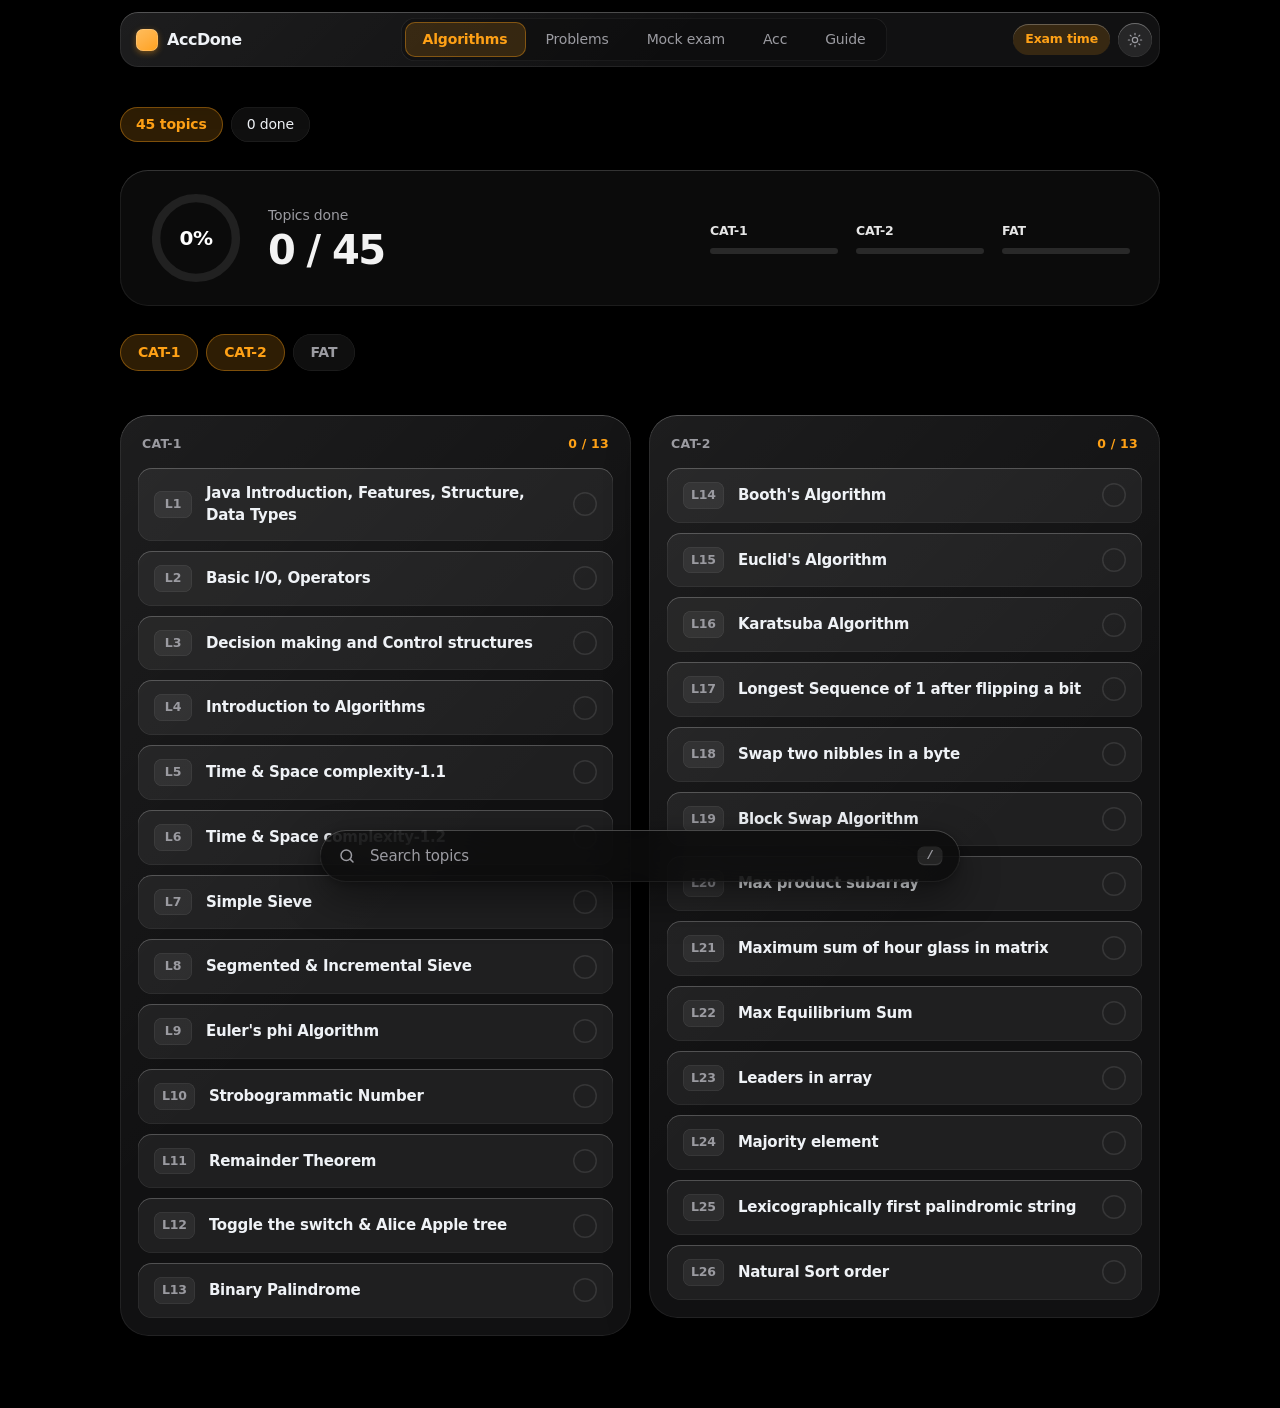
<file: index.html>
<!doctype html>
<html lang="en">
<head>
<meta charset="utf-8">
<meta name="viewport" content="width=device-width,initial-scale=1,viewport-fit=cover">
<meta name="theme-color" content="#f0f0f0" media="(prefers-color-scheme: light)">
<meta name="theme-color" content="#000000" media="(prefers-color-scheme: dark)">
<meta name="description" content="Personal algorithm practice: algorithms, problems and mock exam.">
<title>AccDone</title>
<link rel="icon" href="assets/favicon.svg" type="image/svg+xml">
<script>try{document.documentElement.dataset.theme=localStorage.getItem("acc-theme")||"dark"}catch(e){document.documentElement.dataset.theme="dark"}</script>
<link rel="stylesheet" href="assets/css/ambient.css">
<link rel="stylesheet" href="assets/css/app.css">
</head>
<body>
<div class="top"><div class="top-in">
  <span class="brand">AccDone</span>
  <nav class="nav" id="nav"></nav>
  <div class="rt"><span class="count" id="count"></span><button class="btn" id="theme" type="button" aria-label="Toggle theme" title="Toggle theme"><svg class="ic-sun" viewBox="0 0 24 24" width="16" height="16" fill="none" stroke="currentColor" stroke-width="1.8" stroke-linecap="round" aria-hidden="true"><circle cx="12" cy="12" r="4"/><path d="M12 2v2M12 20v2M4.9 4.9l1.4 1.4M17.7 17.7l1.4 1.4M2 12h2M20 12h2M4.9 19.1l1.4-1.4M17.7 6.3l1.4-1.4"/></svg><svg class="ic-moon" viewBox="0 0 24 24" width="16" height="16" fill="none" stroke="currentColor" stroke-width="1.8" stroke-linecap="round" stroke-linejoin="round" aria-hidden="true"><path d="M20 14.5A8 8 0 0 1 9.5 4a8 8 0 1 0 10.5 10.5z"/></svg></button></div>
</div></div>
<main id="view"></main>
<div class="finder" id="finder"><svg viewBox="0 0 24 24" width="18" height="18" fill="none" stroke="currentColor" stroke-width="2" stroke-linecap="round" aria-hidden="true"><circle cx="11" cy="11" r="7"/><path d="M20 20l-3.5-3.5"/></svg><input id="q" type="search" placeholder="Search topics" autocomplete="off" aria-label="Search topics"><kbd>/</kbd></div>

<script src="assets/js/data/algos.js"></script>
<script src="assets/js/data/problems.js"></script>
<script src="assets/js/app.js"></script>
</body>
</html>
</file>
<file: assets/css/ambient.css>
/* Shared by both pages: translucent pane tokens. */

:root {
  --pane: rgba(255,255,255,.58); --pane-hi: rgba(255,255,255,.34);
  --pane-in: rgba(255,255,255,.4); --inset: rgba(0,0,0,.045);
  --pane-edge: inset 0 1px 0 rgba(255,255,255,.75), inset 0 0 0 1px rgba(255,255,255,.32), 0 12px 34px rgba(30,30,60,.10), 0 2px 6px rgba(30,30,60,.06);
  --blur: blur(26px) saturate(170%);
  }
@media (prefers-color-scheme: dark) {
  :root:not([data-theme="light"]) {
    --pane: rgba(22,22,24,.78); --pane-hi: rgba(255,255,255,.05);
    --pane-in: rgba(255,255,255,.06); --inset: rgba(0,0,0,.22);
    --pane-edge: inset 0 1px 0 rgba(255,255,255,.18), inset 0 0 0 1px rgba(255,255,255,.07), 0 16px 42px rgba(0,0,0,.42), 0 2px 8px rgba(0,0,0,.26);
  }
}
:root[data-theme="dark"] {
  --pane: rgba(22,22,24,.78); --pane-hi: rgba(255,255,255,.05);
  --pane-in: rgba(255,255,255,.06); --inset: rgba(0,0,0,.22);
  --pane-edge: inset 0 1px 0 rgba(255,255,255,.18), inset 0 0 0 1px rgba(255,255,255,.07), 0 16px 42px rgba(0,0,0,.42), 0 2px 8px rgba(0,0,0,.26);
}
</file>
<file: assets/css/app.css>
/* AccDone design system. Quiet, system-native, content first.
   Type: SF Pro via the system stack. Surfaces: grouped, hairline-separated. One accent (system blue). */
:root {
  --bg:#f0f0f0; --panel:#ffffff; --side:#fafafa; --line:rgba(0,0,0,.09); --fg:#262626; --muted:#7a7a7a; --hover:rgba(0,0,0,.045);
  --accent:#ffa116; --accent-fg:#1a1a1a; --green:#2cbb5d; --good:#1f9d4d; --warn:#c98500; --bad:#ef4743; --bubble:rgba(0,0,0,.045);
  --fill:rgba(120,120,128,.12); --bar:rgba(245,245,247,.72); --shadow:0 1px 2px rgba(0,0,0,.04),0 8px 28px rgba(0,0,0,.06);
  --kw:#0e7c86; --str:#b4337a; --fn:#b35a1f; --num:#8f6400; --ty:#1d62b8; --cm:#8e8e93; --pm:#3b3b40;
  --easy:#00a28f; --med:#d99100; --hard:#ff375f;
  --font-ui:-apple-system,BlinkMacSystemFont,"SF Pro Text","SF Pro Display","Segoe UI",Roboto,system-ui,sans-serif;
  --font-code:ui-monospace,"SF Mono",SFMono-Regular,Menlo,Consolas,monospace;
  --r:18px; --spring:cubic-bezier(.32,.72,0,1);
}
:root[data-theme="dark"] {
  --bg:#000000; --panel:#141414; --side:#0c0c0c; --line:rgba(255,255,255,.1); --fg:#eff2f6; --muted:#9b9ba1; --hover:rgba(255,255,255,.06);
  --accent:#ffa116; --accent-fg:#1a1a1a; --green:#2cbb5d; --good:#2cbb5d; --warn:#ffc01e; --bad:#ef4743; --bubble:rgba(255,255,255,.07);
  --fill:rgba(255,255,255,.09); --bar:rgba(12,12,12,.82); --shadow:0 1px 2px rgba(0,0,0,.4),0 12px 32px rgba(0,0,0,.45);
  --kw:#82d2ce; --str:#e394dc; --fn:#efb080; --num:#ebc88d; --ty:#87c3ff; --cm:#6e6e73; --pm:#d1d1d6;
  --easy:#00b8a3; --med:#ffb800; --hard:#ff375f; color-scheme:dark;
}
*{box-sizing:border-box}
html{-webkit-text-size-adjust:100%}
body{margin:0;background:var(--bg);color:var(--fg);font:15px/1.5 var(--font-ui);letter-spacing:-.011em;-webkit-font-smoothing:antialiased;
  padding:0 max(20px,env(safe-area-inset-left,0px)) 72px max(20px,env(safe-area-inset-left,0px))}
button,select,input,textarea{font:inherit;color:inherit;letter-spacing:inherit}
button{cursor:pointer;-webkit-tap-highlight-color:transparent}
:focus-visible{outline:3px solid color-mix(in srgb,var(--accent) 55%,transparent);outline-offset:2px;border-radius:8px}
p{margin:0} code{font-family:var(--font-code);font-size:.9em;background:var(--fill);padding:1px 6px;border-radius:6px}

/* navigation: floating bar with a segmented control; slides away on scroll down, returns on scroll up */
.top{transition:transform .4s cubic-bezier(.32,.72,0,1)} .top.hide{transform:translateY(-130%)}
@media (prefers-reduced-motion:reduce){.top{transition:none}}
.top{position:sticky;top:env(safe-area-inset-top,0px);z-index:10;margin:0 calc(-1*max(20px,env(safe-area-inset-left,0px)));padding:12px max(20px,env(safe-area-inset-left,0px)) 4px}
.top-in{display:grid;grid-template-columns:1fr auto 1fr;gap:14px;align-items:center;max-width:1040px;margin:0 auto;padding:8px 10px 8px 18px;border-radius:22px;
  background:var(--bar);-webkit-backdrop-filter:saturate(180%) blur(28px);backdrop-filter:saturate(180%) blur(28px);border:.5px solid var(--line);box-shadow:var(--shadow)}
body:has(.ws) .top-in{max-width:1320px}
.brand{display:flex;align-items:center;gap:9px;font-weight:650;font-size:17px;letter-spacing:-.03em;color:var(--fg);width:max-content}
.brand::before{content:"";width:22px;height:22px;border-radius:7px;background:linear-gradient(145deg,color-mix(in srgb,var(--accent) 70%,#fff),var(--accent));box-shadow:inset 0 0 0 .5px rgba(255,255,255,.35),0 2px 6px color-mix(in srgb,var(--accent) 40%,transparent)}
.nav{position:relative;display:flex;gap:0;padding:3px;border-radius:12px;background:var(--fill)}
.nav button{position:relative;z-index:1;background:none;border:0;padding:6px 16px;border-radius:9px;color:var(--muted);font-size:13.5px;font-weight:500;white-space:nowrap}
.nav button:hover{color:var(--fg)} .nav button[aria-current="true"]{color:var(--fg);font-weight:600}
.ind{position:absolute;top:3px;bottom:3px;left:0;width:0;border-radius:9px;background:var(--panel);box-shadow:0 1px 3px rgba(0,0,0,.14),0 0 0 .5px rgba(0,0,0,.04);pointer-events:none}
:root[data-theme="dark"] .ind{background:#3e3e3e}
.nav.ready .ind{transition:transform .38s var(--spring),width .38s var(--spring)}
.rt{display:flex;justify-content:flex-end;align-items:center;gap:8px}
.count{font-size:12.5px;font-weight:600;padding:6px 12px;border-radius:999px;color:#b86e00;background:color-mix(in srgb,var(--accent) 12%,transparent);white-space:nowrap;font-variant-numeric:tabular-nums}
.count:empty{display:none}
[data-theme="dark"] .count,[data-theme="dark"] .hero .eyebrow{color:var(--accent)}
#theme{display:grid;place-items:center;width:32px;height:32px;padding:0;border-radius:50%;background:var(--fill);color:var(--muted)}
#theme:hover{color:var(--fg)} .ic-sun{display:none} :root[data-theme="dark"] .ic-sun{display:block} :root[data-theme="dark"] .ic-moon{display:none}

main{max-width:1040px;margin:0 auto;padding-top:36px;display:flex;flex-direction:column;gap:28px}
#view:has(.ws){max-width:1320px}
h1{font-size:34px;line-height:1.1;font-weight:700;letter-spacing:-.035em;margin:0}
h2{font-size:12.5px;font-weight:600;letter-spacing:.02em;text-transform:uppercase;color:var(--muted);margin:0 0 12px}
.lead{color:var(--muted);font-size:17px;line-height:1.45;max-width:58ch;letter-spacing:-.016em}
.row{display:flex;gap:10px;flex-wrap:wrap;align-items:center} .sp{flex:1}
.muted{color:var(--muted)} .good{color:var(--good)} .bad{color:var(--bad)}

/* controls */
.btn{background:var(--fill);border:0;border-radius:999px;padding:8px 18px;font-weight:500;font-size:14px;transition:transform .2s var(--spring),background .15s,filter .15s}
.btn:hover{background:color-mix(in srgb,var(--fill) 70%,var(--fg) 8%)} .btn:active{transform:scale(.96)}
.btn.pri{background:var(--green);color:#fff;font-weight:600} .btn.pri:hover{filter:brightness(1.08)}

.btn[disabled]{opacity:.45;cursor:not-allowed;transform:none}
.sel,.inp{background:var(--fill);border:0;border-radius:10px;padding:8px 12px;min-height:34px}
.sel{appearance:none;-webkit-appearance:none;padding-right:30px;background-image:url("data:image/svg+xml,%3Csvg xmlns='http://www.w3.org/2000/svg' width='10' height='6'%3E%3Cpath d='M1 1l4 4 4-4' fill='none' stroke='%238e8e93' stroke-width='1.6' stroke-linecap='round'/%3E%3C/svg%3E");background-repeat:no-repeat;background-position:right 12px center}
.sel option{background:var(--panel);color:var(--fg)}

/* surfaces */
.card{background:var(--panel);border-radius:var(--r);padding:22px;min-width:0;box-shadow:0 0 0 .5px var(--line)}
.hero{display:grid;grid-template-columns:1fr auto;gap:28px;align-items:center;padding:30px 32px;border-radius:26px;background:var(--panel);box-shadow:0 0 0 .5px var(--line),var(--shadow);position:relative;overflow:hidden}
.hero::after{content:"";position:absolute;inset:-40% -10% auto auto;width:420px;height:420px;background:radial-gradient(closest-side,color-mix(in srgb,var(--accent) 16%,transparent),transparent);pointer-events:none}
.hero .eyebrow{font-size:13px;font-weight:600;color:#b86e00;margin-bottom:6px}
.hero .big{font-size:clamp(44px,8vw,72px);line-height:1;font-weight:700;letter-spacing:-.045em;font-variant-numeric:tabular-nums}
.hero .sub{color:var(--muted);margin-top:10px;font-size:15px}
.ring{position:relative;width:132px;height:132px;flex:none}
.ring svg{width:100%;height:100%;transform:rotate(-90deg)}
.ring circle{fill:none;stroke-width:11;stroke-linecap:round}
.ring .tk{stroke:var(--fill)} .ring .pg{stroke:var(--accent);transition:stroke-dashoffset .9s var(--spring)}
.ring b{position:absolute;inset:0;display:grid;place-items:center;font-size:28px;font-weight:650;letter-spacing:-.03em;font-variant-numeric:tabular-nums}
.ring span{position:absolute;left:0;right:0;bottom:30px;text-align:center;font-size:11px;color:var(--muted);font-weight:500}
.stats{display:grid;grid-template-columns:repeat(auto-fit,minmax(150px,1fr));gap:12px}
.stat{background:var(--panel);border-radius:var(--r);padding:18px 20px;box-shadow:0 0 0 .5px var(--line)}
.stat b{display:block;font-size:34px;line-height:1.1;font-weight:650;letter-spacing:-.035em;font-variant-numeric:tabular-nums}
.stat span{color:var(--muted);font-size:13px;font-weight:500}

/* inset grouped list */
.list{display:flex;flex-direction:column;background:var(--panel);border-radius:var(--r);overflow:hidden;box-shadow:0 0 0 .5px var(--line)}
.item{display:grid;grid-template-columns:minmax(0,1.6fr) minmax(0,1.1fr) auto auto;gap:16px;align-items:center;padding:14px 20px;position:relative;transition:background .15s}
.item+.item::before{content:"";position:absolute;top:0;left:20px;right:0;height:.5px;background:var(--line)}
.item:hover{background:var(--hover)}
.item .n{font-weight:600;letter-spacing:-.016em} .item .m{color:var(--muted);font-size:13px}
.pills{display:flex;width:max-content;justify-self:start;padding:2px;border-radius:9px;background:var(--fill);gap:0}
.pill{border:0;background:none;border-radius:7px;padding:4px 11px;font-size:12.5px;color:var(--muted);font-weight:500;transition:background .2s,color .2s,box-shadow .2s}
.pill:hover{color:var(--fg)}
.pill[aria-pressed="true"]{background:var(--panel);color:var(--fg);font-weight:600;box-shadow:0 1px 3px rgba(0,0,0,.14)}
:root[data-theme="dark"] .pill[aria-pressed="true"]{background:#3e3e3e}
.due{font-size:13px;white-space:nowrap} .due.now{color:var(--warn);font-weight:600}
.acts{display:flex;gap:6px} .acts .btn{padding:5px 14px;font-size:13px}
.dif{font-size:12.5px;font-weight:600;padding:3px 10px;border-radius:999px;justify-self:start;background:color-mix(in srgb,currentColor 12%,transparent)}
.dif.Easy{color:var(--easy)} .dif.Medium{color:var(--med)} .dif.Hard{color:var(--hard)}
.trow{display:flex;justify-content:space-between;align-items:center;gap:12px;padding:10px 0;border-top:.5px solid var(--line)}
.trow:first-of-type{border-top:0}

/* code */
.code{font-family:var(--font-code);font-size:12.5px;line-height:20px;background:var(--side);border-radius:12px;padding:14px 16px;overflow-x:auto;white-space:pre;margin:0;color:var(--pm);box-shadow:inset 0 0 0 .5px var(--line)}
.code code{font:inherit;background:none;padding:0}
.hljs-keyword,.hljs-literal{color:var(--kw)} .hljs-built_in,.hljs-type,.hljs-title.class_{color:var(--ty)}
.hljs-title.function_{color:var(--fn)} .hljs-string{color:var(--str)} .hljs-number{color:var(--num)} .hljs-comment{color:var(--cm);font-style:italic}
.edbox{display:flex;height:400px;background:var(--side);border-radius:var(--r);overflow:hidden;box-shadow:inset 0 0 0 .5px var(--line);transition:box-shadow .25s}
.edbox:focus-within{box-shadow:inset 0 0 0 1.5px var(--accent),0 0 0 4px color-mix(in srgb,var(--accent) 18%,transparent)}
.ws .edbox{height:clamp(320px,54vh,560px)}
.egut{flex:none;width:50px;overflow:hidden;color:var(--cm);text-align:right;font-family:var(--font-code);font-size:13px;line-height:21px;user-select:none}
.egut div{padding:14px 12px 40px 0;white-space:pre}
.ebox{flex:1;min-width:0;position:relative}
.ehl,.eta{position:absolute;inset:0;margin:0;border:0;padding:14px 16px 40px 4px;font-family:var(--font-code);font-size:13px;line-height:21px;tab-size:4;white-space:pre;overflow:auto}
.ehl{overflow:hidden;pointer-events:none;color:var(--pm)} .ehl code{font:inherit;background:none;padding:0}
.eta{background:transparent;color:transparent;caret-color:var(--accent);resize:none;outline:none}
.eta::selection{background:color-mix(in srgb,var(--accent) 28%,transparent);color:transparent}

/* problem workspace */
.ws{display:grid;grid-template-columns:minmax(0,5fr) minmax(0,7fr);gap:18px;align-items:start}
.pl{background:var(--panel);border-radius:22px;padding:26px;display:flex;flex-direction:column;gap:14px;box-shadow:0 0 0 .5px var(--line)}
.pr{display:flex;flex-direction:column;gap:14px;min-width:0}
@media (min-width:901px){.pl{position:sticky;top:84px;max-height:calc(100vh - 104px);overflow:auto}}
#res h2{font-size:17px;font-weight:650;letter-spacing:-.02em;text-transform:none;color:inherit}
.tr{display:grid;grid-template-columns:22px 1fr;gap:8px;padding:8px 0;border-top:.5px solid var(--line)} .tr pre{margin:8px 0 0}
.note{background:var(--bubble);border-radius:14px;padding:12px 16px}
.grid2{display:grid;grid-template-columns:repeat(2,minmax(0,1fr));gap:16px}
.timer{font-family:var(--font-ui);font-size:44px;font-weight:600;letter-spacing:-.04em;font-variant-numeric:tabular-nums} .timer.low{color:var(--bad)}
.viva-q{font-size:20px;font-weight:600;max-width:60ch}
.chk{display:flex;flex-direction:column;gap:8px;margin:0;padding:0;list-style:none} .chk li{display:grid;grid-template-columns:22px 1fr;gap:8px}
.chk .ok{color:var(--good)} .chk .no{color:var(--bad)}
.ladder{font-family:var(--font-code);font-size:12.5px;line-height:26px;background:var(--side);border-radius:12px;padding:12px 16px;overflow-x:auto}
.ladder div{white-space:pre;display:flex;align-items:center}
.ladder input{font-family:var(--font-code);font-size:12.5px;background:var(--panel);border:.5px solid var(--line);border-radius:6px;padding:1px 6px;height:22px;outline:none;margin:1px 0}
.ladder input:focus{border-color:var(--accent)} .ladder input.good{border-color:var(--good)} .ladder input.bad{border-color:var(--bad)}
.bugline{display:flex;cursor:pointer;border-radius:6px;transition:background .15s} .bugline:hover{background:var(--hover)}
.bugline.pick{background:color-mix(in srgb,var(--bad) 16%,transparent)} .bugline.right{background:color-mix(in srgb,var(--good) 20%,transparent)}
.bugline .ln{width:34px;flex:none;color:var(--cm);text-align:right;padding-right:12px;user-select:none}
.ai{white-space:pre-wrap;overflow-wrap:anywhere}
.bars{display:flex;align-items:flex-end;gap:6px;height:78px}
.barcol{flex:1;display:flex;flex-direction:column;align-items:center;justify-content:flex-end;gap:4px;font-size:10.5px;color:var(--muted)}
.bar{width:100%;max-width:28px;background:var(--fill);border-radius:5px} .bar.on{background:var(--accent)}

/* motion: short, springy, and off for reduced-motion */
@keyframes rise{from{opacity:0;transform:translateY(10px)}to{opacity:1;transform:none}}
@keyframes pop{0%{transform:scale(.4);opacity:0}70%{transform:scale(1.2)}100%{transform:scale(1);opacity:1}}
@keyframes shake{20%,60%{transform:translateX(-6px)}40%,80%{transform:translateX(6px)}}
@keyframes pulse{50%{opacity:.45}}
@keyframes fly{to{transform:translate(var(--x),var(--y)) rotate(var(--r));opacity:0}}
.confetti{position:fixed;left:50%;top:38%;width:8px;height:12px;border-radius:2px;pointer-events:none;z-index:50;animation:fly 1.1s cubic-bezier(.1,.7,.3,1) forwards}
@media (prefers-reduced-motion:no-preference){
  #view.enter>*{animation:rise .45s var(--spring) both}
  #view.enter>:nth-child(2){animation-delay:.04s} #view.enter>:nth-child(3){animation-delay:.08s} #view.enter>:nth-child(4){animation-delay:.12s} #view.enter>:nth-child(n+5){animation-delay:.16s}
  .timer.low{animation:pulse 1s infinite}
  .chk .ok,.tr>.good{display:inline-block;animation:pop .4s both}
  #res:not([hidden]),#sb:not([hidden]),#hb:not([hidden]),#hintbox:not([hidden]),#fb:not([hidden]){animation:rise .3s var(--spring) both}
  #res.shake{animation:shake .4s}
}
@media (max-width:900px){.ws{grid-template-columns:minmax(0,1fr)}}
@media (max-width:760px){
  .top-in{grid-template-columns:1fr auto;padding:8px 10px 8px 14px} .nav{grid-column:1/-1;order:3;overflow-x:auto;scrollbar-width:none} .nav button{padding:6px 14px}
  .item{grid-template-columns:minmax(0,1fr);gap:8px} .grid2{grid-template-columns:minmax(0,1fr)}
  h1{font-size:28px} .hero{padding:22px;gap:14px} .hero .big{font-size:40px} .ring{width:84px;height:84px} .ring b{font-size:18px}
}

/* home: banner + two category columns */
.banner{display:flex;align-items:center;justify-content:space-between;gap:20px;padding:26px 32px;border-radius:22px;background:var(--panel);box-shadow:0 0 0 .5px var(--line),var(--shadow)}
.banner-r{display:flex;flex-direction:column;align-items:flex-end} .banner-r b{font-size:30px;letter-spacing:-.03em} .banner-r span{color:var(--muted);font-size:13px}
.cats{display:grid;grid-template-columns:repeat(var(--n,2),minmax(0,1fr));gap:18px;align-items:start}
.cat{padding:18px;border-radius:22px;background:var(--panel);box-shadow:0 0 0 .5px var(--line)}
.cat h2{margin:2px 4px 14px}
.cards{display:flex;flex-direction:column;gap:10px}
.acard{display:flex;align-items:center;gap:14px;width:100%;text-align:left;padding:14px 16px;border:0;border-radius:14px;background:var(--hover);color:inherit;font:inherit;cursor:pointer;box-shadow:0 0 0 .5px var(--line);transition:transform .15s,box-shadow .15s}
.acard:hover{transform:translateY(-1px);box-shadow:0 0 0 1px var(--accent)}
.lno{flex:none;min-width:38px;text-align:center;font-weight:650;font-size:12.5px;padding:4px 8px;border-radius:8px;background:var(--panel);box-shadow:0 0 0 .5px var(--line);color:var(--muted)}
.aname{font-weight:600;letter-spacing:-.016em}
@media (max-width:760px){.cats{grid-template-columns:minmax(0,1fr)} .banner{padding:20px}}
.cat .item{grid-template-columns:minmax(0,1fr) auto auto;gap:6px 12px;padding:12px 14px}
.cat .item .due{display:none}
.cat .item+.item::before{left:14px}

/* surfaces: translucent panes over the black background, lit edge */
body{background:var(--bg)}
.top-in,.card,.hero,.banner,.cat,.pl,.stat,.list,.note{
  background:linear-gradient(135deg,var(--pane-hi),transparent 55%),var(--pane);
  -webkit-backdrop-filter:var(--blur);backdrop-filter:var(--blur);box-shadow:var(--pane-edge)}
.top-in{border:0}
.cat .list,.pl .card,.pr .card,.cat .note{background:var(--pane-in);-webkit-backdrop-filter:none;backdrop-filter:none;box-shadow:inset 0 1px 0 rgba(255,255,255,.12),inset 0 0 0 .5px var(--line)}
.hero,.banner,.cat,.pl{border-radius:28px}
.stat,.card{border-radius:22px}
.hero::after{background:radial-gradient(closest-side,color-mix(in srgb,var(--accent) 26%,transparent),transparent)}
.note{box-shadow:var(--pane-edge)}

.acard{background:var(--pane-in);
  box-shadow:inset 0 1px 0 rgba(255,255,255,.18),inset 0 0 0 .5px var(--line);overflow:hidden;
  transition:box-shadow .2s}
.acard:hover{box-shadow:inset 0 1px 0 rgba(255,255,255,.3),0 0 0 1px var(--accent)}
.lno{background:var(--pane-in);box-shadow:inset 0 0 0 .5px var(--line)}

.nav{background:var(--inset);box-shadow:inset 0 1px 2px rgba(0,0,0,.12)}
.ind{background:linear-gradient(180deg,rgba(255,255,255,.9),rgba(255,255,255,.62));box-shadow:inset 0 1px 0 rgba(255,255,255,.9),0 3px 10px rgba(0,0,0,.14);border-radius:10px}
:root[data-theme="dark"] .ind{background:linear-gradient(180deg,rgba(255,255,255,.24),rgba(255,255,255,.1));box-shadow:inset 0 1px 0 rgba(255,255,255,.3),0 3px 12px rgba(0,0,0,.35)}
.nav.ready .ind{transition:transform .3s var(--spring),width .3s var(--spring)}
.nav button{overflow:hidden}
.pills{background:var(--inset)}
.pill{position:relative;overflow:hidden}
.pill[aria-pressed="true"]{background:linear-gradient(180deg,rgba(255,255,255,.85),rgba(255,255,255,.6));box-shadow:inset 0 1px 0 rgba(255,255,255,.9),0 2px 8px rgba(0,0,0,.14)}
:root[data-theme="dark"] .pill[aria-pressed="true"]{background:linear-gradient(180deg,rgba(255,255,255,.24),rgba(255,255,255,.1));box-shadow:inset 0 1px 0 rgba(255,255,255,.28),0 2px 8px rgba(0,0,0,.3)}

.btn{position:relative;overflow:hidden;background:linear-gradient(180deg,rgba(255,255,255,.2),rgba(255,255,255,0)),var(--fill);
  box-shadow:inset 0 1px 0 rgba(255,255,255,.28),inset 0 0 0 .5px var(--line);transition:background .15s,filter .15s,box-shadow .3s}
.btn.pri{background:linear-gradient(180deg,rgba(255,255,255,.34),rgba(255,255,255,0) 60%),var(--green);box-shadow:inset 0 1px 0 rgba(255,255,255,.5),0 6px 18px color-mix(in srgb,var(--green) 38%,transparent)}
#theme{overflow:hidden}
.sel,.inp{background:var(--inset);box-shadow:inset 0 1px 2px rgba(0,0,0,.12),inset 0 0 0 .5px var(--line)}
.code,.edbox,.ladder{background:var(--inset);box-shadow:inset 0 1px 3px rgba(0,0,0,.14),inset 0 0 0 .5px var(--line)}
.edbox:focus-within{box-shadow:inset 0 0 0 1.5px var(--accent),0 0 0 5px color-mix(in srgb,var(--accent) 20%,transparent),0 0 36px color-mix(in srgb,var(--accent) 22%,transparent)}
.ring .pg{filter:drop-shadow(0 0 7px color-mix(in srgb,var(--accent) 65%,transparent))}
.bar{background:var(--inset)} .bar.on{background:linear-gradient(180deg,color-mix(in srgb,var(--accent) 75%,#fff),var(--accent));box-shadow:0 0 10px color-mix(in srgb,var(--accent) 40%,transparent)}
.count{background:color-mix(in srgb,var(--accent) 16%,transparent);box-shadow:inset 0 1px 0 rgba(255,255,255,.25)}

@media (max-width:760px){.hero,.banner,.cat,.pl{border-radius:24px}}

/* navigation: flat bar, tabs with a sliding highlight, accent on the active tab */
.top-in{padding:6px 8px 6px 16px;border-radius:18px;gap:16px}
.nav{padding:4px;gap:2px;border-radius:14px;background:var(--inset);box-shadow:inset 0 0 0 .5px var(--line)}
.nav button{padding:7px 18px;border-radius:10px;font-size:14px;font-weight:500;transition:color .2s,background .2s}
.nav button:hover{background:var(--hover);color:var(--fg)}
.nav button[aria-current="true"]{color:var(--accent);font-weight:600;background:none}
.ind,:root[data-theme="dark"] .ind{top:4px;bottom:4px;border-radius:10px;background:color-mix(in srgb,var(--accent) 16%,transparent);box-shadow:inset 0 0 0 1px color-mix(in srgb,var(--accent) 38%,transparent)}
.brand{font-size:16px}
#theme{width:34px;height:34px}
@media (max-width:760px){.nav button{padding:7px 14px}}

/* home: heading tags, summary card, topic badges, floating search */
.tags{display:flex;flex-wrap:wrap;gap:8px;margin-top:16px}
.tags span{padding:7px 16px;border-radius:999px;font-size:14px;font-weight:500;background:var(--pane-in);box-shadow:inset 0 0 0 .5px var(--line);color:var(--fg)}
.tags span.on{background:color-mix(in srgb,var(--accent) 18%,transparent);color:var(--accent);box-shadow:inset 0 0 0 1px color-mix(in srgb,var(--accent) 38%,transparent);font-weight:600}
.sum{display:flex;align-items:center;gap:26px;padding:22px 30px;border-radius:28px;background:#0b0b0b;box-shadow:inset 0 1px 0 rgba(255,255,255,.1),inset 0 0 0 1px rgba(255,255,255,.07),var(--shadow);color:#f2f2f2}
:root:not([data-theme="dark"]) .sum{background:#161616}
.sum .ring{width:92px;height:92px} .sum .ring b{font-size:20px;color:#fff}
.sumt{display:flex;flex-direction:column;gap:2px} .sumt span{color:#9b9ba1;font-size:14px} .sumt b{font-size:40px;line-height:1.1;font-weight:650;letter-spacing:-.04em;font-variant-numeric:tabular-nums}
.sumbars{margin-left:auto;display:flex;gap:18px;flex:1;max-width:420px}
.sumbars>div{flex:1;display:flex;flex-direction:column;gap:8px} .sumbars span{font-size:12.5px;font-weight:600;color:#e6e6e6}
.sumbars i{display:block;height:6px;border-radius:99px;background:rgba(255,255,255,.12);overflow:hidden} .sumbars u{display:block;height:100%;border-radius:99px;background:var(--accent);transition:width .6s var(--spring)}
.cat h2{display:flex;justify-content:space-between;align-items:center} .cat h2 em{font-style:normal;font-weight:600;color:var(--accent);font-variant-numeric:tabular-nums}
.acard .aname{flex:1;min-width:0}
.lv{flex:none;font-size:12px;font-weight:600;padding:3px 10px;border-radius:999px;background:var(--fill);color:var(--muted)}
.lv.l1{background:color-mix(in srgb,var(--warn) 18%,transparent);color:var(--warn)}
.lv.l2{background:color-mix(in srgb,var(--accent) 18%,transparent);color:var(--accent)}
.lv.l3{background:color-mix(in srgb,var(--good) 18%,transparent);color:var(--good)}
.tick{flex:none;display:grid;place-items:center;width:24px;height:24px;border-radius:50%;box-shadow:inset 0 0 0 1.5px var(--line);color:transparent}
.tick.on{background:var(--accent);color:var(--accent-fg);box-shadow:none}
.acard[hidden],.cat[hidden]{display:none}
.finder{position:fixed;left:50%;bottom:calc(18px + env(safe-area-inset-bottom,0px));transform:translateX(-50%);z-index:9;width:min(640px,calc(100% - 40px));display:flex;align-items:center;gap:12px;padding:0 18px;height:52px;border-radius:999px;
  background:var(--bar);-webkit-backdrop-filter:var(--blur);backdrop-filter:var(--blur);box-shadow:var(--pane-edge);color:var(--muted)}
.finder[hidden]{display:none}
.finder:focus-within{box-shadow:var(--pane-edge),0 0 0 2px var(--accent)}
.finder input{flex:1;min-width:0;border:0;background:none;outline:none;font-size:15px;color:var(--fg)} .finder input::placeholder{color:var(--muted)}
.finder input::-webkit-search-cancel-button{display:none}
.finder kbd{font:600 12px var(--font-code);padding:2px 8px;border-radius:6px;background:var(--fill);color:var(--muted)}
@media (max-width:760px){.sum{flex-wrap:wrap;padding:20px;gap:18px}.sumbars{max-width:none;flex-basis:100%;margin:0}.finder kbd{display:none}}
.tick{cursor:pointer;transition:background .15s,box-shadow .15s} .tick:hover{box-shadow:inset 0 0 0 1.5px var(--accent);color:var(--accent)} .tick.on:hover{color:var(--accent-fg);filter:brightness(1.08)}

.catpick{display:flex;flex-wrap:wrap;gap:8px;margin:0 0 16px}
.chipb{padding:8px 18px;border:0;border-radius:999px;font-size:14px;font-weight:600;color:var(--muted);background:var(--pane-in);box-shadow:inset 0 0 0 .5px var(--line);transition:transform .2s var(--spring),background .15s,color .15s}
.chipb:hover{color:var(--fg)} .chipb:active{transform:scale(.96)}
.chipb.on{background:color-mix(in srgb,var(--accent) 18%,transparent);color:var(--accent);box-shadow:inset 0 0 0 1px color-mix(in srgb,var(--accent) 38%,transparent)}
.chipb:focus-visible{outline:2px solid var(--accent);outline-offset:2px}
@media (max-width:760px){.cats{grid-template-columns:minmax(0,1fr)}}


.notes{display:flex;flex-direction:column;gap:14px;margin-top:4px}
.ncard{padding:20px 22px;border-radius:20px;background:var(--panel);box-shadow:0 0 0 .5px var(--line)}
.ncard h2{margin:0 0 12px;font-size:12px;font-weight:700;letter-spacing:.09em;text-transform:uppercase;color:var(--accent)}
.ncard p{margin:0 0 10px;line-height:1.65;color:var(--muted);max-width:68ch} .ncard p:last-child{margin-bottom:0}
.ncard p.lead{font-size:17px;line-height:1.55;color:var(--fg);font-weight:500}
.ncard ol{margin:0;padding:0;list-style:none;counter-reset:s;display:flex;flex-direction:column;gap:10px;max-width:68ch}
.ncard li{counter-increment:s;display:grid;grid-template-columns:26px minmax(0,1fr);gap:12px;line-height:1.6;color:var(--fg)}
.ncard li::before{content:counter(s);display:grid;place-items:center;width:24px;height:24px;margin-top:1px;border-radius:8px;font-size:12px;font-weight:700;background:color-mix(in srgb,var(--accent) 18%,transparent);color:var(--accent)}
code.o{font-family:ui-monospace,SFMono-Regular,Menlo,Consolas,monospace;font-size:.88em;padding:1px 6px;border-radius:6px;background:var(--fill);color:var(--fg);white-space:nowrap}
.brand:focus-visible{outline:2px solid var(--accent);outline-offset:3px;border-radius:8px}

.gfeat{display:flex;flex-direction:column;gap:14px;margin:18px 0 14px}
.keys{display:grid;grid-template-columns:repeat(2,minmax(0,1fr));gap:4px 28px}
.keys div{display:grid;grid-template-columns:minmax(96px,auto) minmax(0,1fr);align-items:center;gap:14px;padding:9px 0;border-bottom:.5px solid var(--line)}
.keys em{font-style:normal;color:var(--muted);line-height:1.4}
kbd{display:inline-block;min-width:24px;padding:3px 8px;border-radius:7px;font:600 12px ui-monospace,SFMono-Regular,Menlo,Consolas,monospace;text-align:center;background:var(--fill);color:var(--fg);box-shadow:inset 0 -1px 0 var(--line),0 0 0 .5px var(--line)}
.toast{position:fixed;left:50%;bottom:calc(86px + env(safe-area-inset-bottom,0px));transform:translateX(-50%);z-index:30;padding:10px 18px;border-radius:999px;background:var(--fg);color:var(--bg);font-weight:600;font-size:14px}
@media (max-width:760px){.keys{grid-template-columns:minmax(0,1fr)}}
</file>
